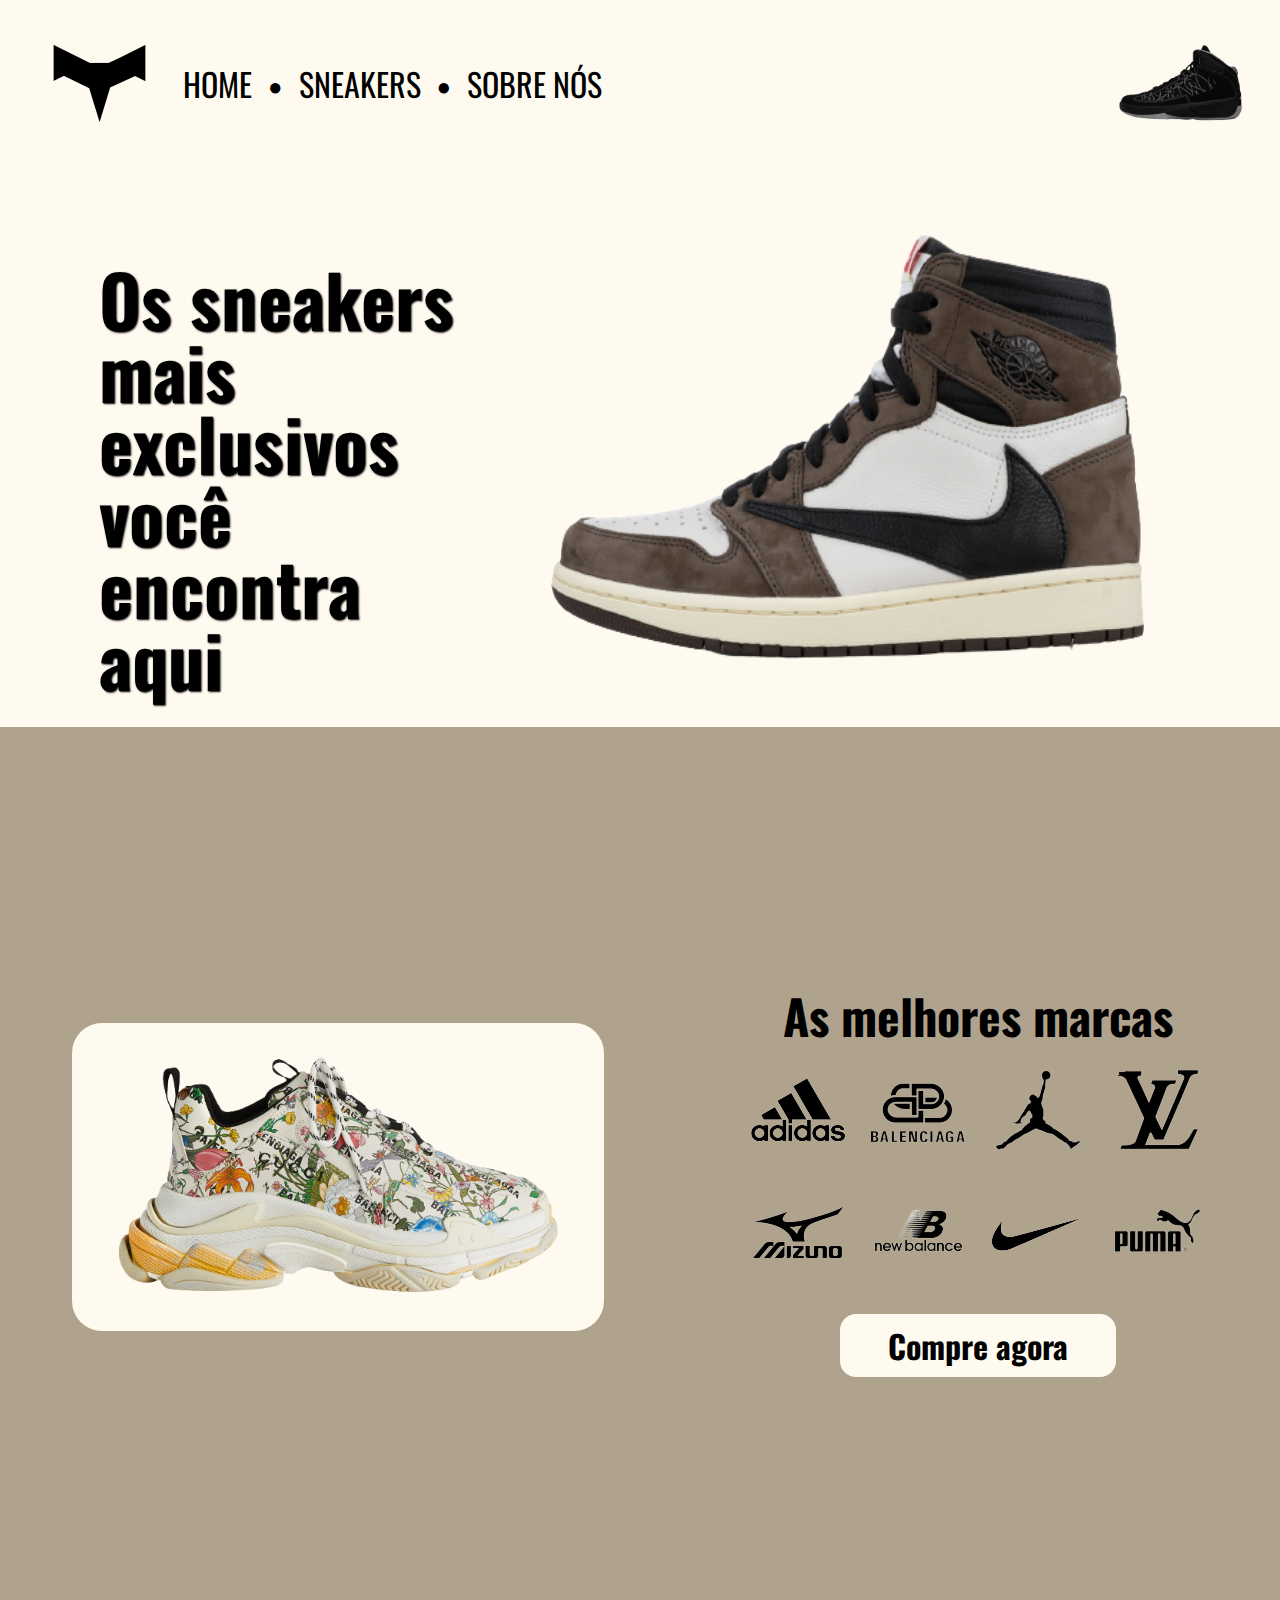
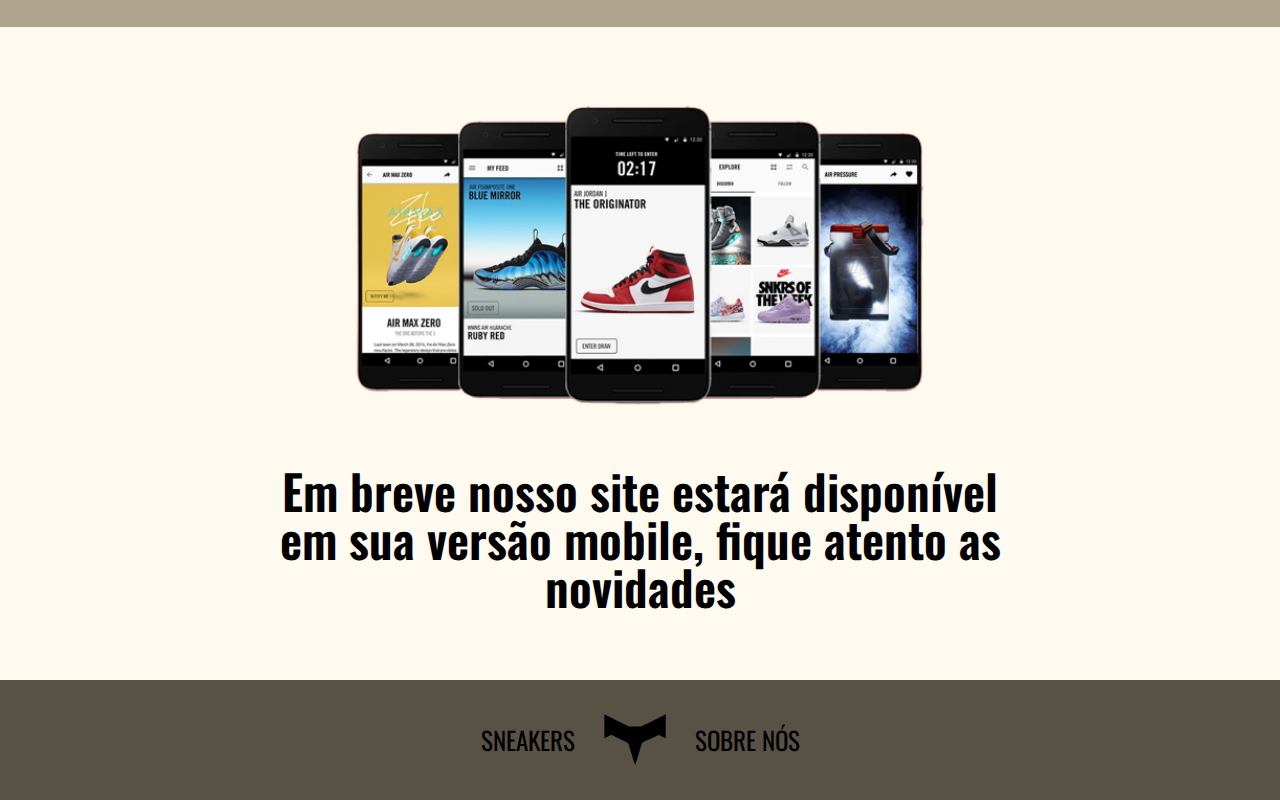
<file: index.html>
<!DOCTYPE html>
<html lang="pt-br">

<head>
    <meta charset="UTF-8">
    <meta http-equiv="X-UA-Compatible" content="IE=edge">
    <meta name="viewport" content="width=device-width, initial-scale=1.0">
    <link rel="stylesheet" href="./style.css" type="text/css">
    <link rel="stylesheet" href="./home.css" type="text/css">
    <link rel="preconnect" href="https://fonts.googleapis.com">
    <link rel="preconnect" href="https://fonts.gstatic.com" crossorigin>
    <link href="https://fonts.googleapis.com/css2?family=Oswald:wght@200;300;400;500;600;700&display=swap" rel="stylesheet">
    <link rel="icon" type="image/x-icon" href="favicon.ico">
    <title>SNKS</title>
</head>

<body>
    <div class="navbar">
        <div class="containerMenu">
            <div class="selectMenu">
                <img src="./assets/logoBlack.png" alt="Logo da Marca">
                <a href="#">Home</a>
                <p>●</p>
                <a href="./pages/products/products.html">Sneakers</a>
                <p>●</p>
                <a href="./pages/about/about.html">Sobre nós</a>
            </div>
            <a href="./pages/cart/cart.html"><img src="./assets/snksCarrinho.png" alt="" class="cart"></a>
        </div>
    </div>

    <div class="containerHome">
        <div class="landingPage">
          <h1>Os sneakers mais exclusivos você encontra aqui</h1>
          <img src="./assets/teste.png" alt="">
        </div>
      
        <div class="container">
          <div class="left-section">
            <img src="./assets/tripleS-balenciaga-gucci.png" alt="Imagem" class="image">
          </div>
          <div class="right-section">
            <div class="text-center text-home">
              <h2>As melhores marcas</h2>
            </div>
            <div class="image-links">
              <img class="icon-image" src="./assets/adidasTP.png" alt="Link 1">
              <img class="icon-image" src="./assets/balenciagaTP.png" alt="Link 2">
              <img class="icon-image" src="./assets/jordanTP.png" alt="Link 3">
              <img class="icon-image" src="./assets/louisTP.png" alt="Link 4">
              <img class="icon-image" src="./assets/mizunoTP.png" alt="Link 5">
              <img class="icon-image" src="./assets/newTP.png" alt="Link 6">
              <img class="icon-image" src="./assets/nikeTP.png" alt="Link 7">
              <img class="icon-image" src="./assets/pumaTP.png" alt="Link 8">
            </div>
            <div class="button-container">
              <a href="./pages/products/products.html">Compre agora</a>
            </div>
          </div>
        </div>

        <div class="future-app">
          <img src="./assets/future-App.png" alt="">
          <p>Em breve nosso site estará disponível em sua versão mobile, fique atento as novidades</p>
        </div>
      </div>    

      <footer>
        <a href="./pages/products/products.html">SNEAKERS</a>
        <img src="./assets/logoTransparent.png" alt="Logo da Marca">
        <a href="./pages/about/about.html">SOBRE NÓS</a>
      </footer>
</body>
</file>
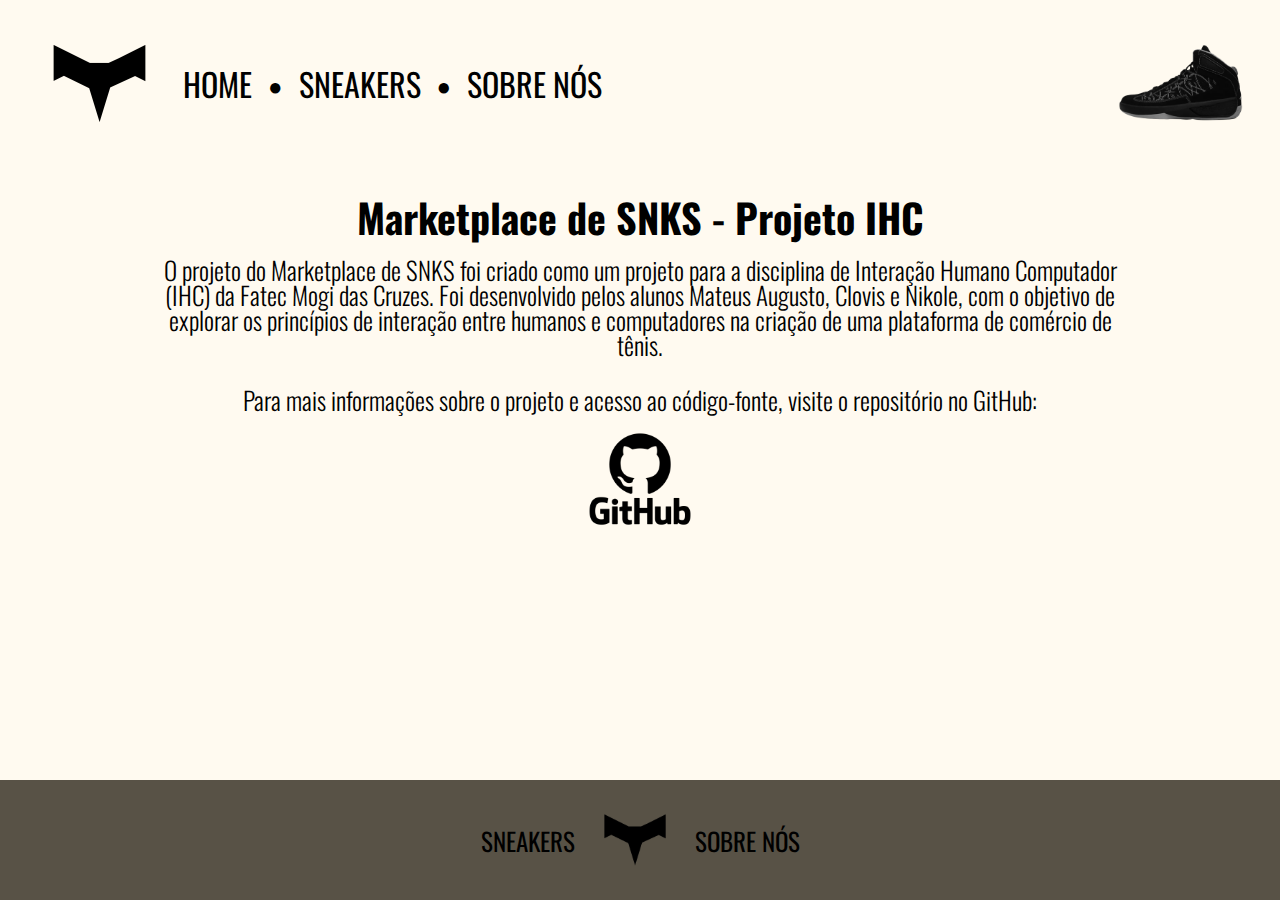
<file: pages/about/about.html>
<!DOCTYPE html>
<html lang="en">
<head>
  <meta charset="UTF-8">
  <meta http-equiv="X-UA-Compatible" content="IE=edge">
  <meta name="viewport" content="width=device-width, initial-scale=1.0">
  <link rel="stylesheet" href="about.css" type="text/css">
  <link rel="stylesheet" href="../../style.css" type="text/css">
  <link rel="stylesheet" href="../../home.css" type="text/css">
  <link rel="preconnect" href="https://fonts.googleapis.com">
  <link rel="preconnect" href="https://fonts.gstatic.com" crossorigin>
  <link href="https://fonts.googleapis.com/css2?family=Oswald:wght@200;300;400;500;600;700&display=swap"
      rel="stylesheet">
  <link rel="icon" type="image/x-icon" href="favicon.ico">
  <title>Carrinho de Compras</title>
</head>
<body>
    <div class="navbar">
        <div class="containerMenu">
            <div class="selectMenu">
                <img src="../../assets/logoBlack.png" alt="Logo da Marca">
                <a href="../../index.html">Home</a>
                <p>●</p>
                <a href="../products/products.html">Sneakers</a>
                <p>●</p>
                <a href="#">Sobre nós</a>
            </div>
            <a href="../cart/cart.html"><img src="../../assets/snksCarrinho.png" alt="" class="cart"></a>        
        </div>
    </div>

    <div class="aboutContainer">
        <h1>Marketplace de SNKS - Projeto IHC</h1>
        <p>O projeto do Marketplace de SNKS foi criado como um projeto para a disciplina de Interação Humano Computador (IHC) da Fatec Mogi das Cruzes. Foi desenvolvido pelos alunos Mateus Augusto, Clovis e Nikole, com o objetivo de explorar os princípios de interação entre humanos e computadores na criação de uma plataforma de comércio de tênis.</p>
        <div class="gitHub">
            <p>Para mais informações sobre o projeto e acesso ao código-fonte, visite o repositório no GitHub:</p>
            <a href="https://github.com/MateusASF/Marketplace-SNKS" targe="_blank"><img src="../../assets/GitHub-logo.png"></a>
        </div>
    </div>

    <footer style="position: absolute; bottom: 0; width: 100vw;">
        <a href="../products/products.html">SNEAKERS</a>
        <img src="../../assets/logoTransparent.png" alt="Logo da Marca">
        <a href="../about/about.html">SOBRE NÓS</a>
    </footer>
</body>
</file>
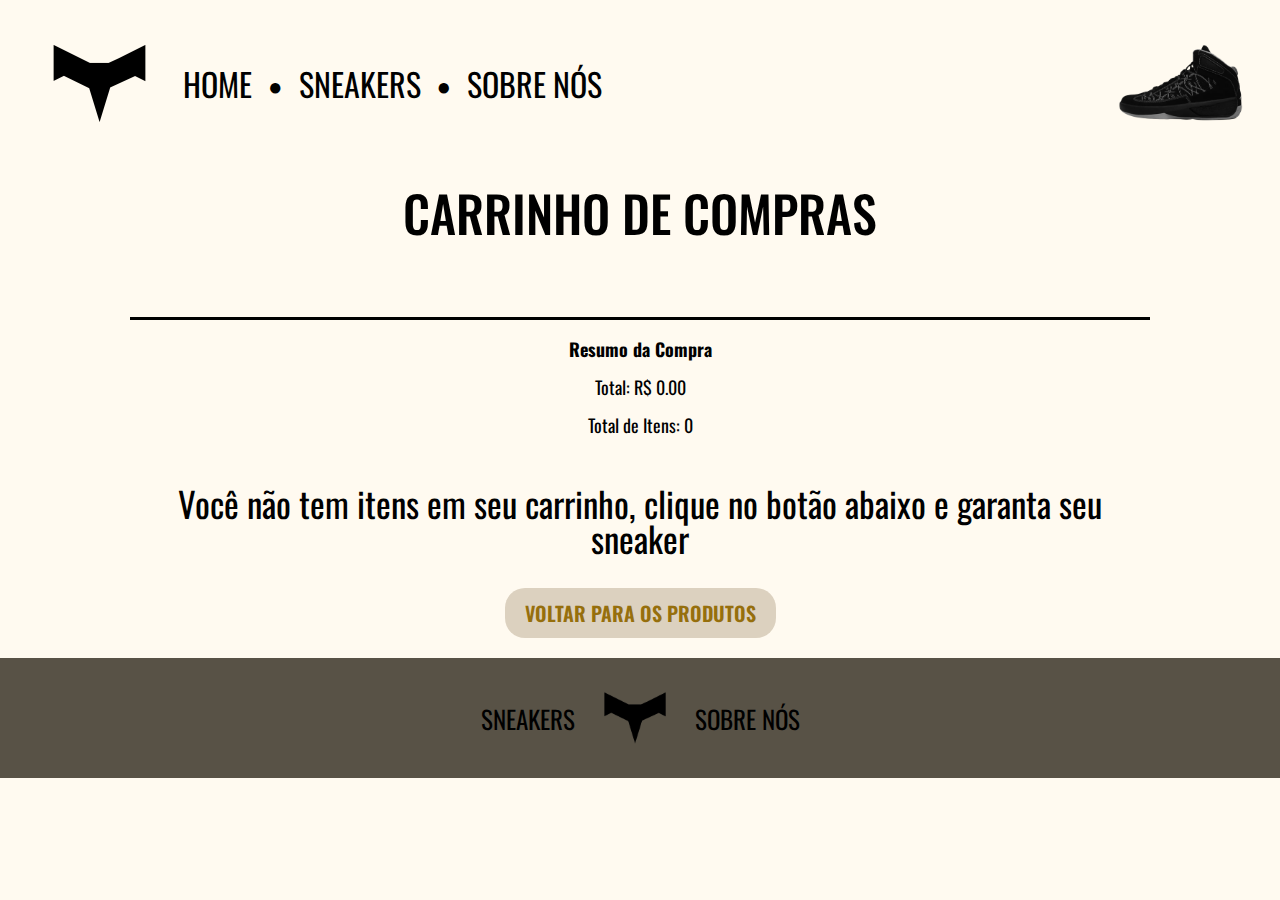
<file: pages/cart/cart.html>
<!DOCTYPE html>
<html lang="en">
<head>
  <meta charset="UTF-8">
  <meta http-equiv="X-UA-Compatible" content="IE=edge">
  <meta name="viewport" content="width=device-width, initial-scale=1.0">
  <link rel="stylesheet" href="cart.css" type="text/css">
  <link rel="stylesheet" href="../../style.css" type="text/css">
  <link rel="stylesheet" href="../../home.css" type="text/css">
  <link rel="preconnect" href="https://fonts.googleapis.com">
  <link rel="preconnect" href="https://fonts.gstatic.com" crossorigin>
  <link href="https://fonts.googleapis.com/css2?family=Oswald:wght@200;300;400;500;600;700&display=swap"
      rel="stylesheet">
  <link rel="icon" type="image/x-icon" href="favicon.ico">
  <title>Carrinho de Compras</title>
</head>
<body>
    <div class="navbar">
        <div class="containerMenu">
            <div class="selectMenu">
                <img src="../../assets/logoBlack.png" alt="Logo da Marca">
                <a href="../../index.html">Home</a>
                <p>●</p>
                <a href="../products/products.html">Sneakers</a>
                <p>●</p>
                <a href="../about/about.html">Sobre nós</a>
            </div>
            <a href="../cart/cart.html"><img src="../../assets/snksCarrinho.png" alt="" class="cart"></a>        
        </div>
    </div>

  <div class="banner">
    <h1>Carrinho de Compras</h1>
  </div>

  <div class="cart-items">
    <!-- Itens do carrinho serão adicionados dinamicamente aqui -->
  </div>

  <div class="cart-summary">
    <h2>Resumo da Compra</h2>
    <p>Total: <span id="total-price">R$ 0.00</span></p>
    <p>Total de Itens: <span id="total-items">0</span></p>
    <span id="zeroItems">Você não tem itens em seu carrinho, clique no botão abaixo e garanta seu sneaker</span>
    <button id="checkout-button">Prosseguir para o Pagamento</button>
    <button id="back-to-products-button">Voltar para os Produtos</button>
  </div>


  <footer>
    <a href="../products/products.html">SNEAKERS</a>
    <img src="../../assets/logoTransparent.png" alt="Logo da Marca">
    <a href="../about/about.html">SOBRE NÓS</a>
</footer>
  <script src="cart.js"></script>
</body>
</html>
</file>
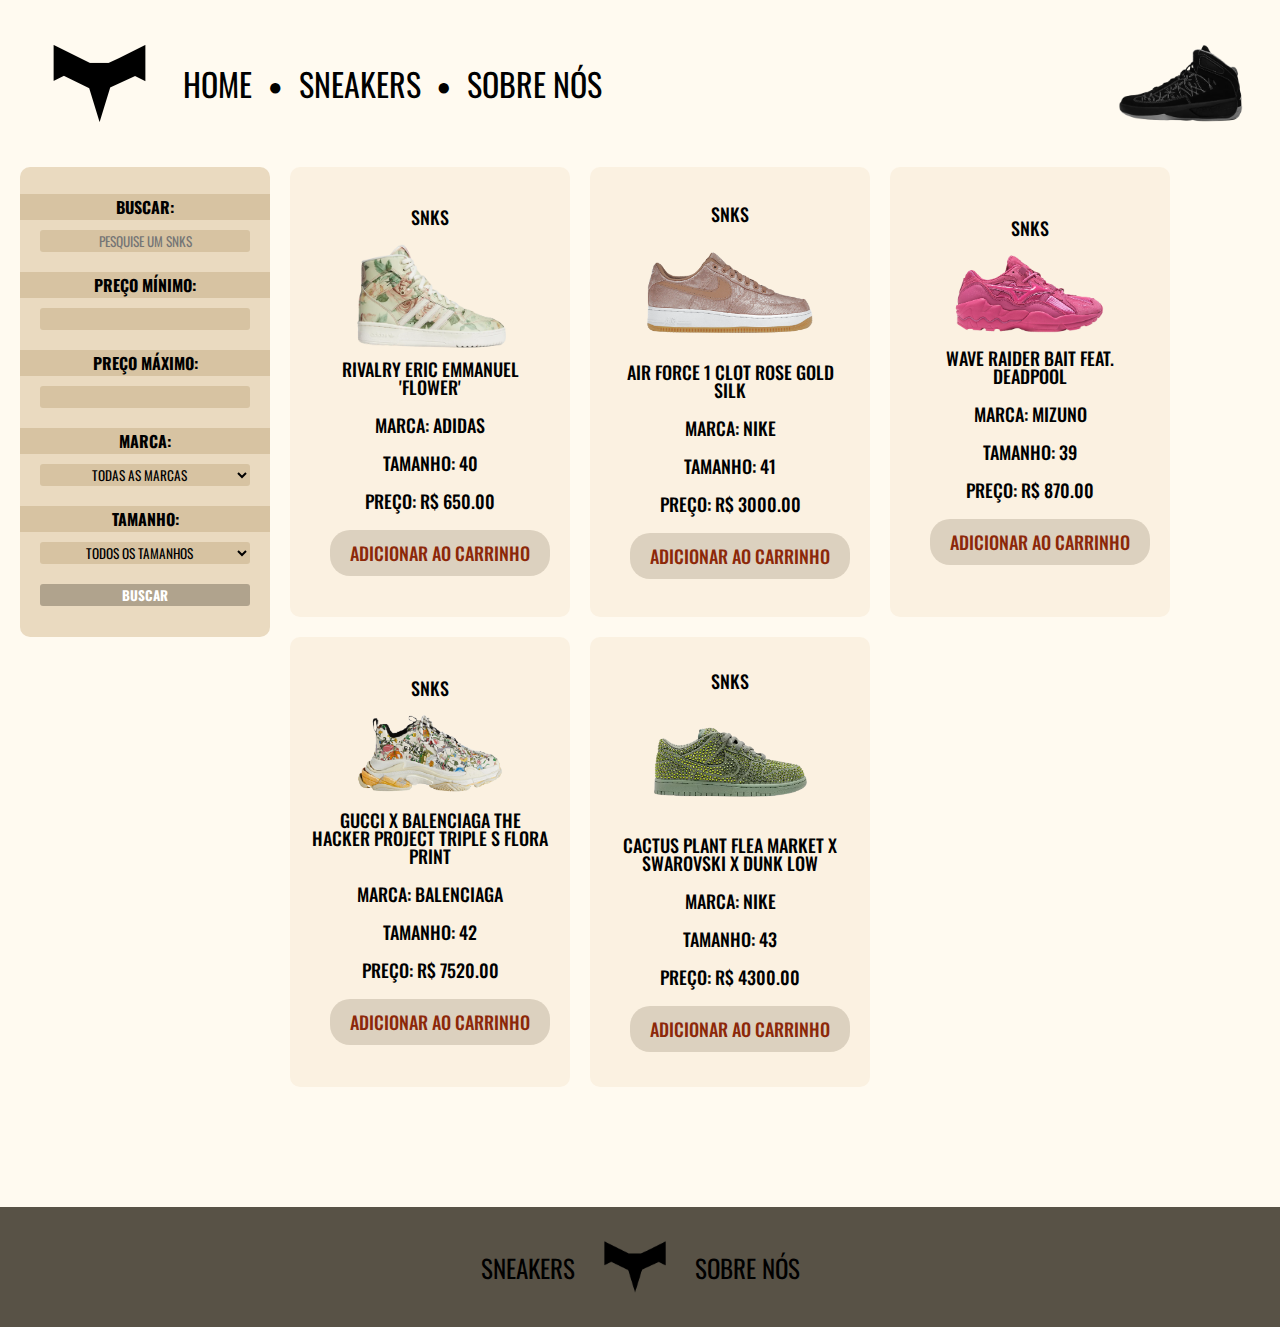
<file: pages/products/products.html>
<!-- products.html -->

<head>
    <meta charset="UTF-8">
    <meta http-equiv="X-UA-Compatible" content="IE=edge">
    <meta name="viewport" content="width=device-width, initial-scale=1.0">
    <script src="products.js"></script>
    <script src="../cart/cart.js"></script>
    <link rel="stylesheet" href="../../style.css" type="text/css">
    <link rel="stylesheet" href="../../home.css" type="text/css">
    <link rel="stylesheet" href="./products.css" type="text/css">
    <link rel="preconnect" href="https://fonts.googleapis.com">
    <link rel="preconnect" href="https://fonts.gstatic.com" crossorigin>
    <link href="https://fonts.googleapis.com/css2?family=Oswald:wght@200;300;400;500;600;700&display=swap"
        rel="stylesheet">
    <link rel="icon" type="image/x-icon" href="favicon.ico">
    <title>SNKS</title>
</head>

<body>
    <div class="navbar">
        <div class="containerMenu">
            <div class="selectMenu">
                <img src="../../assets/logoBlack.png" alt="Logo da Marca">
                <a href="../../index.html">Home</a>
                <p>●</p>
                <a href="../products/products.html">Sneakers</a>
                <p>●</p>
                <a href="../about/about.html">Sobre nós</a>
            </div>
            <a href="../cart/cart.html"><img src="../../assets/snksCarrinho.png" alt="" class="cart"></a>
        </div>
    </div>

    <div class="content-container">
        <div class="search-container">
            <div class="search-field">
                <label for="search-input">Buscar:</label>
                <input type="text" id="search-input" placeholder="Pesquise um SNKS">
            </div>
            <div class="search-field">
                <label for="price-min">Preço Mínimo:</label>
                <input type="number" id="price-min" min="0" step="0.01">
            </div>
            <div class="search-field">
                <label for="price-max">Preço Máximo:</label>
                <input type="number" id="price-max" min="0" step="0.01">
            </div>
            <div class="search-field">
                <label for="brand">Marca:</label>
                <select id="brand">
                    <option value="">Todas as Marcas</option>
                    <option value="Nike">Nike</option>
                    <option value="Adidas">Adidas</option>
                    <option value="Balenciaga">Balenciaga</option>
                    <option value="Mizyno">Mizuno</option>
                </select>
            </div>
            <div class="search-field">
                <label for="size">Tamanho:</label>
                <select id="size">
                    <option value="">Todos os Tamanhos</option>
                    <option value="39">39</option>
                    <option value="40">40</option>
                    <option value="41">41</option>
                    <option value="42">42</option>
                    <option value="43">43</option>
                    <option value="44">44</option>
                </select>
            </div>
            <button id="search-button">Buscar</button>
        </div>

        <div id="search-results"></div>
    </div>


    <footer style="margin-top: 100px;">
        <a href="../products/products.html">SNEAKERS</a>
        <img src="../../assets/logoTransparent.png" alt="Logo da Marca">
        <a href="../about/about.html">SOBRE NÓS</a>
    </footer>
</body>
</file>
<file: home.css>
.navbar {
  display: flex;
  top: 0;
  width: 100%;
  align-items: center;
}

.containerMenu {
  padding: 1rem 2rem;
  display: flex;
  width: 100vw;
  justify-content: space-between;
  align-items: center;
}

.containerMenu img {
  width: 15vh;
  height: max-content;
}

.selectMenu img {
  width: 15vh;
  height: max-content;
}

.cart:hover {
  width: 16vh;
  transition: 0.5s all;
}

.selectMenu {
  display: flex;
  align-items: center;
}

.selectMenu p {
  font-size: 1.5rem;
}

.selectMenu a:hover {
  color: rgb(193, 98, 10);
  transition: 0.5s all;
}

.selectMenu a {
  text-decoration: none;
  font-size: 2rem;
  margin: 0 1rem;
  text-transform: uppercase;
}




/* ===================== */

.containerHome {
  width: 100%;
}


.landingPage {
  display: flex;
  padding: 2rem 4rem;
  justify-content: center;
}

.landingPage h1 {
  padding: 4rem 2rem 0 0;
  font-size: 4.5rem;
  width: 30vw;
  text-shadow: 1px 1px 2px black;
  background-color: transparent;
}

.landingPage img {
  width: 52vw;
  margin: 12px 0;
}

/* =============== */
.container {
  background-color: rgb(176, 163, 141);
  display: flex;
  justify-content: space-around;
  align-items: center;
  height: 100vh;
}

.left-section {
  width: 40vw;
  text-align: center;
  padding: 10px;
  background-color: rgb(255, 250, 240);
  border-radius: 30px;
}

.image {
  max-width: 100%;
  height: auto;
  display: inline-block;
  vertical-align: middle;
  background-color: rgb(255, 250, 240);
  width: 60vw;
}

.right-section {
  width: auto;
  display: flex;
  flex-direction: column;
  justify-content: center;
  align-items: center;
  background-color: rgb(176, 163, 141);
}

.right-section .text-home h2 {
  padding-bottom: 20px;
  background-color: rgb(176, 163, 141);
}

.button-container {
  margin-top: 50px;
}

.text-home h2 {
  font-size: 3rem;
  background-color: rgb(176, 163, 141);
}


.image-links {
  text-decoration: none;
  transform: scale(1);
  display: grid;
  grid-template-columns: repeat(4, 1fr);
  gap: 20px;
  justify-items: center;
  background-color: rgb(176, 163, 141);
}

.button-container {
  background-color: rgb(176, 141, 170);
}

.button-container a {
  text-align: center;
  padding: 0.5rem 3rem;
  border-radius: 1rem;
  background-color: rgb(255, 250, 240);
  font-size: 2rem;
  font-weight: 700;
  text-decoration: none;
}

.button-container a:hover {
  transition: 0.5s all;
  background-color: rgb(122, 82, 2);
  color: rgb(216, 212, 203);
}

.icon-image {
  background-color: rgb(176, 163, 141);
  outline: none;
}


.future-app {
  margin: 1vw 20vw;
  display: flex;
  flex-direction: column;
  justify-content: center;
  align-items: center;
}

.future-app img {
  width: 50vw;
}

.future-app p {
  font-weight: 600;
  font-size: 3rem;
  text-align: center;
  margin-bottom: 3.5rem;;
}

footer {
  display: flex;
  justify-content: center;
  background: rgb(88, 82, 70);
  align-items: center;
  padding: 15px 0;
}

footer img {
  width: 90px;
  height: max-content;
  background: rgb(88, 82, 70);
  margin: 0 15px;
}

footer a {
  text-decoration: none;
  font-size: 25px;
  background-color: rgb(88, 82, 70);
}

footer a:hover {
  transition: 0.5s all;
  color: rgb(168, 140, 88);
}
</file>
<file: pages/about/about.css>
.aboutContainer {
    display: flex;
    flex-direction: column;
    justify-content: center;
    align-items: center;
    margin: 30px 150px;
    text-align: center;
}


.aboutContainer h1{
    font-size: 40px;
    margin-bottom: 20px;
}
.aboutContainer p{
    font-size: 25px;
    font-weight: 300;
}

.gitHub {
    margin-top: 30px;
    font-size: 20px;
}

.gitHub p {
    margin-bottom: 20px;
}

.gitHub a img {
    width: 13vw;
}
</file>
<file: pages/cart/cart.css>
/* Estilos para o banner */
.banner {
  background-color: rgb(255, 250, 240);
  padding: 20px;
  }
  
  .banner h1 {
    margin: 0 60px;
    background-color: rgb(255, 250, 240);
    text-align: center;
    font-size: 50px;
    font-weight: 500;
    text-transform: uppercase;
  }
  
  /* Estilos para os itens do carrinho */
  .cart-items {
    margin: 60px 120px;
    background-color: rgb(255, 250, 240);
  }
  
  .cart-item {
    display: flex;
    align-items: center;
    margin-bottom: 10px;
    flex-direction: row;
    justify-content: center;
    text-align: center;
    padding: 10px;
    background-color: rgb(255, 250, 240);
  }
  
  .cart-item img {
    width: 20%;
    padding: 10px 50px;
    margin-right: 10px;
    background-color: rgb(251, 241, 225);
    border-radius: 20px;
  }
  
  .cart-item-info {
    text-transform: uppercase;
    display: flex;
    align-items: center;
    margin-bottom: 10px;
    flex-direction: column;
    justify-content: center;
    text-align: center;
    flex-grow: 1;
    background-color: rgb(255, 250, 240);
  }
  
  .cart-item-info h3 {
    color: rgb(88, 82, 70);
    font-size: 30px;
    margin: 0;
    font-weight: 400;
  }
  
  .cart-item-info p {
    color: rgb(88, 82, 70);
    margin: 0;
    font-size: 20px;
  }
  
  .remove-button {
    font-size: 18px;
    margin: 20px 20px 0 20px;
    border-radius: 20px;
    border: none;
    color: rgb(140, 40, 9);
    font-weight: 500;
    padding: 2px 30px;
    background-color: rgb(220, 209, 191);
  }

  .remove-button:hover{
    transition: 0.5s all;
    color:rgb(233, 183, 96);
    background-color: rgb(104, 13, 13);
    cursor: pointer;
  }
  
  /* Estilos para o resumo da compra */
  .cart-summary {
    border-top: 3px black solid;
    display: flex;
    flex-direction: column;
    justify-content: center;
    align-items: center;
    text-align: center;
    margin-top: 20px;
    font-size: large;
    margin: 0 130px;
  }
  
  .cart-summary h2 {
    margin: 20px 0 ;
  }
  
  .cart-summary p {
    margin-bottom: 20px;
  }
  
  #checkout-button {
    background-color: rgb(220, 209, 191);
    color: rgb(0, 164, 95);
    padding: 10px 20px;
    border: none;
    border-radius: 20px;
    cursor: pointer;
    width: fit-content;
    font-size: 25px;
    text-transform: uppercase;
    font-weight: 600;
    margin-bottom: 20px;
  }

#checkout-button:hover{
  background-color: rgb(51, 97, 56);
  color: rgb(215, 215, 215);
  transition: 0.5s all;
  cursor: pointer;
}

#checkout-button:disabled{
  background-color: rgb(241, 2, 2);
  color: rgb(215, 215, 215);
  transition: 0.5s all;
  cursor: pointer;
}

  #back-to-products-button{
    margin-bottom: 20px;
    background-color: rgb(220, 209, 191);
    color: rgb(150, 111, 13);
    padding: 10px 20px;
    border: none;
    border-radius: 20px;
    cursor: pointer;
    width: fit-content;
    font-size: 20px;
    text-transform: uppercase;
    font-weight: 600;
  }


  #back-to-products-button:hover{
    transition: 0.5s all;
    background-color:rgb(233, 183, 96);
    color: rgb(104, 13, 13);
    cursor: pointer;
  }

  #zeroItems {
    display: none;
    margin: 2rem 0;
    font-size: 35px;
  }
</file>
<file: pages/products/products.css>
/* products.css */

.content-container {
    display: flex;
}

.search-container {
    padding: 10px 0;
    margin: 0 20px;
    border-radius: 10px;
    display: flex;
    flex-direction: column;
    margin-right: 20px;
    background-color: rgb(234, 218, 192);
    justify-content: center;
    width: 15%;
    min-width: 250px;
    max-height: 450px;
}

.search-container label {
    padding: 5px 0;
    text-transform: uppercase;
    font-weight: 800;
    display: flex;
    width: auto;
    justify-content: center;
    background-color:rgb(215, 195, 162)
}

.search-container input,  .search-container select{
    margin: 10px 20px;
    border: none;
    border-radius: 3px;
    text-align: center;
    background-color:rgb(215, 195, 162);
    text-transform: uppercase;
}

.search-container button{
    border: none;
    border-radius: 3px;
    text-align: center;
    background-color:rgb(176, 163, 141);
    margin: 0 20px 5px 20px;
    color: white;
    text-transform: uppercase;
    font-weight: 800;
}

.search-container select{
    cursor: pointer;
}

.search-container button:hover{
    transition: 0.5s all;
    background-color:rgb(233, 183, 96);
    color: rgb(104, 13, 13);
    cursor: pointer;
}

.search-field {
    display: flex;
    justify-content: center;
    flex-direction: column;
    margin-bottom: 10px;
    background-color: rgb(234, 218, 192);
    text-align: center;
}

#search-results {
    display: flex;
    flex-wrap: wrap;
    justify-content: flex-start;
}

.product-card {
    flex-basis: 280px;
    margin-right: 20px;
    margin-bottom: 20px;
    display: flex;
    flex-direction: column;
    justify-content: center;
    align-items: center;
    padding: 20px;
    border-radius: 10px;
    box-sizing: border-box;
    text-align: center;
    background-color: rgb(251, 241, 225);
    height: fit-content;
    min-height: 450px;
}

.product-card button:hover {
    background-color: rgb(51, 97, 56);
    color: rgb(215, 215, 215);
    transition: 0.5s all;
    cursor: pointer;
}

/* Adicione o seguinte código para centralizar o conteúdo dos cards */
.product-card h2,
.product-card p,
.product-card button {
    text-align: center;
    font-size: large;
    font-weight: 500;
    text-transform: uppercase;
    margin: 10px 0;
    background-color: rgb(251, 241, 225);
}

.product-card img {
    background-color: rgb(251, 241, 225);
    width: 70%;
}

.product-card button {
    border-radius: 20px;
    background-color: rgb(220, 209, 191);
    color: rgb(140, 40, 9);
    border: none;
    padding: 10px 20px;
    display: flex;
    align-self: flex-end;
}

.no-products{
    margin-top: 10vw;
    font-size: 30px;
    width: 75vw;
    text-align: center;
}
</file>
<file: style.css>
/* http://meyerweb.com/eric/tools/css/reset/
   v2.0 | 20110126
   License: none (public domain)
*/
* {
    font-family: 'Oswald', sans-serif;
    color: black;
    background-color: rgb(255, 250, 240);
    
  }
  
  
  html, body, div, span, applet, object, iframe,
  h1, h2, h3, h4, h5, h6, p, blockquote, pre,
  a, abbr, acronym, address, big, cite, code,
  del, dfn, em, img, ins, kbd, q, s, samp,
  small, strike, strong, sub, sup, tt, var,
  b, u, i, center,
  dl, dt, dd, ol, ul, li,
  fieldset, form, label, legend,
  table, caption, tbody, tfoot, thead, tr, th, td,
  article, aside, canvas, details, embed,
  figure, figcaption, footer, header, hgroup,
  menu, nav, output, ruby, section, summary,
  time, mark, audio, video {
      margin: 0;
      padding: 0;
      border: 0;
      font-size: 100%;
      vertical-align: baseline;
  }
  /* HTML5 display-role reset for older browsers */
  article, aside, details, figcaption, figure,
  footer, header, hgroup, menu, nav, section {
      display: block;
  }
  body {
      line-height: 1;
      overflow-x: hidden;
  }
  ol, ul {
      list-style: none;
  }
  blockquote, q {
      quotes: none;
  }
  blockquote:before, blockquote:after,
  q:before, q:after {
      content: '';
      content: none;
  }
  table {
      border-collapse: collapse;
      border-spacing: 0;
  }
  
input[type=number]::-webkit-inner-spin-button,
input[type=number]::-webkit-outer-spin-button {
    -webkit-appearance: none;
    margin: 0;
}
</file>
